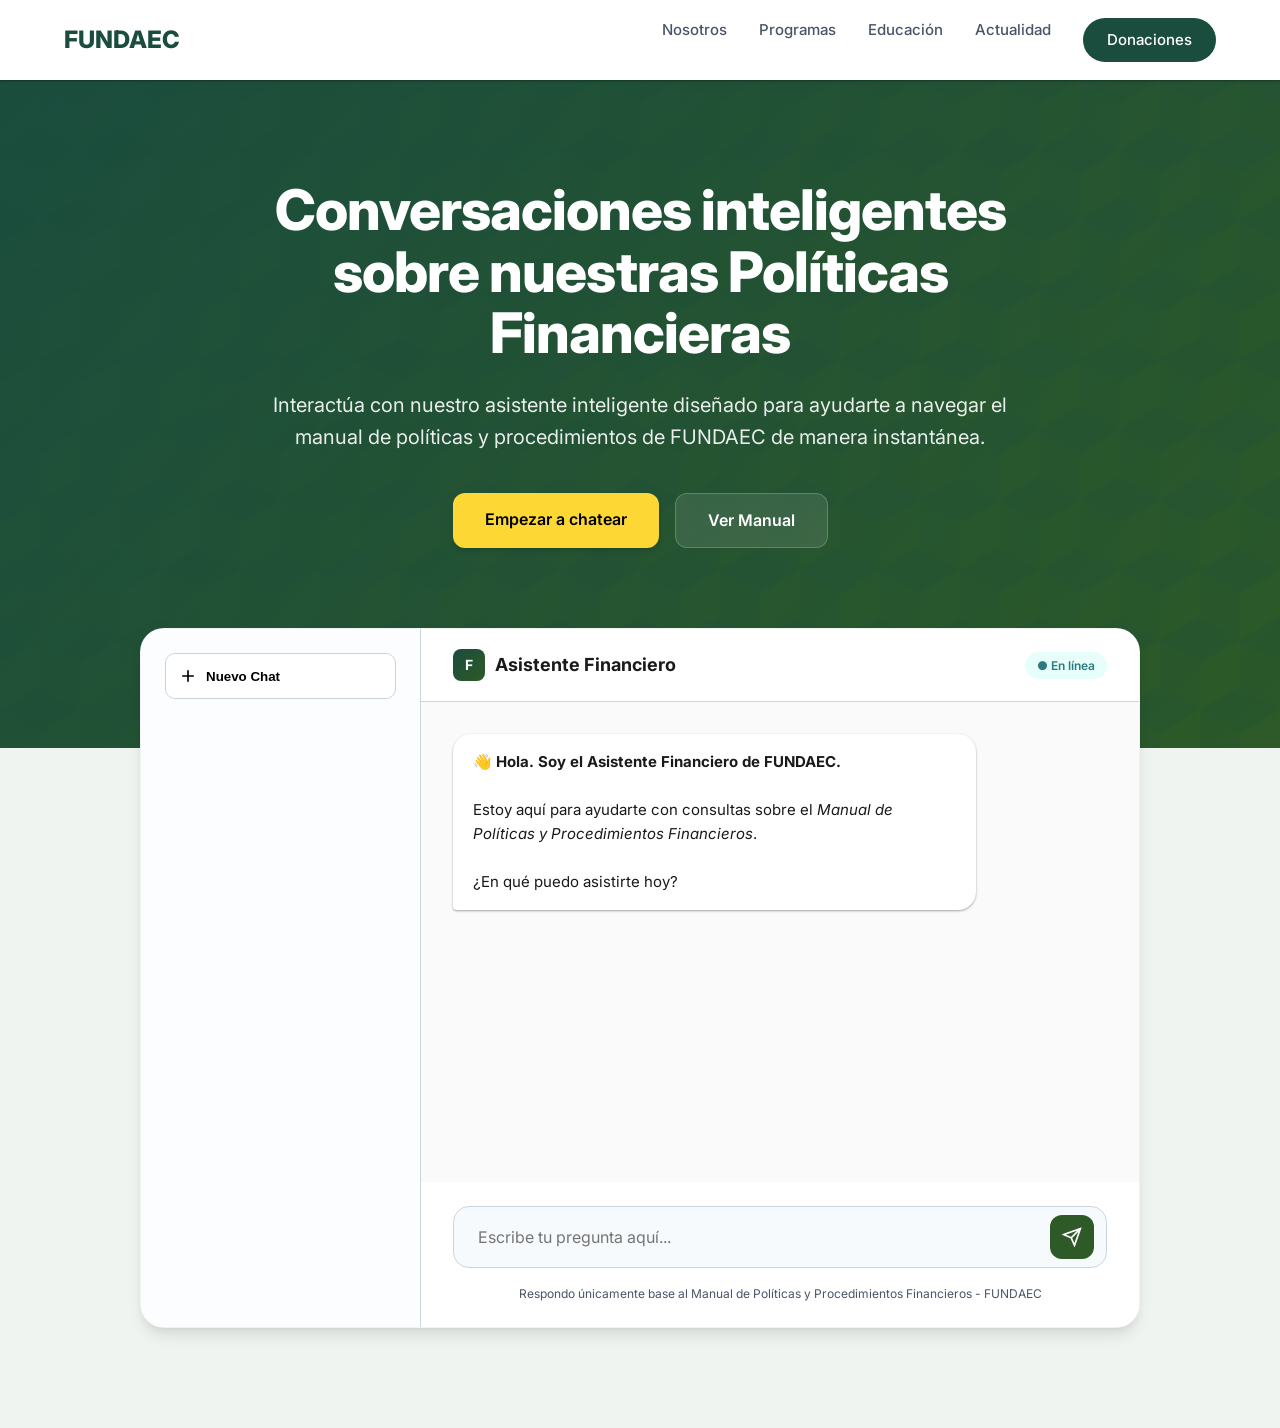
<file: Documents/Nabil/Codelab Institute/Antigravity/Asistente Politicas financieras FUNDAEC/src/index.html>
<!DOCTYPE html>
<html lang="es">

<head>
    <meta charset="UTF-8">
    <meta name="viewport" content="width=device-width, initial-scale=1.0">
    <title>Asistente Financiero FUNDAEC</title>
    <link rel="stylesheet" href="styles.css">
    <link rel="preconnect" href="https://fonts.googleapis.com">
    <link rel="preconnect" href="https://fonts.gstatic.com" crossorigin>
    <link href="https://fonts.googleapis.com/css2?family=Inter:wght@300;400;500;600&display=swap" rel="stylesheet">
</head>

<body>
    <div class="landing-wrapper">
        <header class="navbar">
            <nav class="nav-content">
                <a href="#" class="nav-brand">
                    FUNDAEC
                </a>
                <div class="nav-links">
                    <a href="#">Nosotros</a>
                    <a href="#">Programas</a>
                    <a href="#">Educación</a>
                    <a href="#">Actualidad</a>
                    <a href="#" class="nav-cta">Donaciones</a>
                </div>
            </nav>
        </header>

        <section class="hero">
            <div class="hero-content">
                <h1>Conversaciones inteligentes sobre nuestras Políticas Financieras</h1>
                <p>Interactúa con nuestro asistente inteligente diseñado para ayudarte a navegar el manual de políticas
                    y procedimientos de FUNDAEC de manera instantánea.</p>
                <div class="hero-btns">
                    <a href="#chat" class="btn btn-primary">Empezar a chatear</a>
                    <a href="#" class="btn btn-secondary">Ver Manual</a>
                </div>
            </div>
        </section>

        <section class="app-section" id="chat">
            <div class="app-container">
                <aside class="chat-sidebar">
                    <div class="sidebar-header">
                        <button class="new-chat-btn">
                            <svg width="20" height="20" viewBox="0 0 24 24" fill="none" stroke="currentColor"
                                stroke-width="2">
                                <line x1="12" y1="5" x2="12" y2="19"></line>
                                <line x1="5" y1="12" x2="19" y2="12"></line>
                            </svg>
                            Nuevo Chat
                        </button>
                    </div>
                </aside>

                <main class="chat-view">
                    <header class="chat-header">
                        <div class="header-title">
                            <div class="avatar">F</div>
                            Asistente Financiero
                        </div>
                        <span class="status-online">● En línea</span>
                    </header>

                    <div class="chat-area" id="messagelist">
                        <div class="message bot-message">
                            <div class="message-content">
                                👋 <b>Hola. Soy el Asistente Financiero de FUNDAEC.</b><br><br>
                                Estoy aquí para ayudarte con consultas sobre el <i>Manual de Políticas y Procedimientos
                                    Financieros</i>.<br><br>
                                ¿En qué puedo asistirte hoy?
                            </div>
                        </div>
                    </div>

                    <footer class="input-area">
                        <form id="chat-form">
                            <div class="input-wrapper">
                                <input type="text" id="user-input" placeholder="Escribe tu pregunta aquí..."
                                    autocomplete="off">
                                <button type="submit" id="send-btn">
                                    <svg width="20" height="20" viewBox="0 0 24 24" fill="none" stroke="currentColor"
                                        stroke-width="2">
                                        <line x1="22" y1="2" x2="11" y2="13"></line>
                                        <polygon points="22 2 15 22 11 13 2 9 22 2"></polygon>
                                    </svg>
                                </button>
                            </div>
                        </form>
                        <p class="disclaimer">Respondo únicamente base al Manual de Políticas y Procedimientos
                            Financieros - FUNDAEC</p>
                    </footer>
                </main>
            </div>
        </section>
    </div>

    <script src="data.js"></script>
    <script src="app.js"></script>
</body>

</html>
</file>
<file: Documents/Nabil/Codelab Institute/Antigravity/Asistente Politicas financieras FUNDAEC/src/styles.css>
:root {
    /* FUNDAEC Color Palette */
    --fundaec-green-dark: #1b4d3e;
    --fundaec-green: #2d5a27;
    --fundaec-green-light: #7cb342;
    --fundaec-yellow: #fdd835;

    /* Layout Colors */
    --primary-color: var(--fundaec-green);
    --primary-gradient: linear-gradient(135deg, var(--fundaec-green-dark) 0%, var(--fundaec-green) 100%);
    --bg-color: #f0f4f0;
    --chat-bg: #ffffff;
    --text-primary: #1a1a1a;
    --text-secondary: #4a5568;
    --border-color: #cbd5e0;
    --bot-msg-bg: #f7fafc;
    --user-msg-bg: #e2f0d9;
    --user-msg-text: #1a1a1a;

    --shadow-sm: 0 1px 3px rgba(0, 0, 0, 0.12), 0 1px 2px rgba(0, 0, 0, 0.24);
    --shadow-md: 0 4px 6px -1px rgba(0, 0, 0, 0.1), 0 2px 4px -1px rgba(0, 0, 0, 0.06);
    --shadow-lg: 0 10px 15px -3px rgba(0, 0, 0, 0.1), 0 4px 6px -2px rgba(0, 0, 0, 0.05);

    --font-family: 'Inter', system-ui, -apple-system, sans-serif;
    --container-max-width: 1200px;
}

* {
    box-sizing: border-box;
    margin: 0;
    padding: 0;
}

body {
    font-family: var(--font-family);
    background-color: var(--bg-color);
    color: var(--text-primary);
    line-height: 1.6;
    overflow-x: hidden;
}

/* Landing Page Structure */
.landing-wrapper {
    min-height: 100vh;
    display: flex;
    flex-direction: column;
}

/* Navbar */
.navbar {
    height: 80px;
    background: white;
    display: flex;
    align-items: center;
    justify-content: center;
    position: sticky;
    top: 0;
    z-index: 1000;
    box-shadow: var(--shadow-sm);
}

.nav-content {
    width: 100%;
    max-width: var(--container-max-width);
    padding: 0 24px;
    display: flex;
    justify-content: space-between;
    align-items: center;
}

.nav-brand {
    display: flex;
    align-items: center;
    gap: 12px;
    font-weight: 800;
    font-size: 24px;
    color: var(--fundaec-green-dark);
    text-decoration: none;
}

.nav-brand img {
    height: 40px;
}

.nav-links {
    display: flex;
    gap: 32px;
}

.nav-links a {
    text-decoration: none;
    color: var(--text-secondary);
    font-weight: 500;
    font-size: 15px;
    transition: color 0.2s;
}

.nav-links a:hover {
    color: var(--fundaec-green);
}

.nav-cta {
    background: var(--fundaec-green-dark);
    color: white !important;
    padding: 10px 24px;
    border-radius: 50px;
    font-weight: 600;
}

/* Hero Section */
.hero {
    background: var(--primary-gradient);
    color: white;
    padding: 100px 24px 200px;
    text-align: center;
    position: relative;
    overflow: hidden;
}

/* Background Pattern */
.hero::before {
    content: "";
    position: absolute;
    top: 0;
    left: 0;
    right: 0;
    bottom: 0;
    background-image: linear-gradient(30deg, var(--fundaec-green-dark) 12%, transparent 12.5%, transparent 87%, var(--fundaec-green-dark) 87.5%, var(--fundaec-green-dark)),
        linear-gradient(150deg, var(--fundaec-green-dark) 12%, transparent 12.5%, transparent 87%, var(--fundaec-green-dark) 87.5%, var(--fundaec-green-dark)),
        linear-gradient(30deg, var(--fundaec-green-dark) 12%, transparent 12.5%, transparent 87%, var(--fundaec-green-dark) 87.5%, var(--fundaec-green-dark)),
        linear-gradient(150deg, var(--fundaec-green-dark) 12%, transparent 12.5%, transparent 87%, var(--fundaec-green-dark) 87.5%, var(--fundaec-green-dark)),
        linear-gradient(60deg, #1b4d3e77 25%, transparent 25.5%, transparent 75%, #1b4d3e77 75%, #1b4d3e77),
        linear-gradient(60deg, #1b4d3e77 25%, transparent 25.5%, transparent 75%, #1b4d3e77 75%, #1b4d3e77);
    background-size: 80px 140px;
    background-position: 0 0, 0 0, 40px 70px, 40px 70px, 0 0, 40px 70px;
    opacity: 0.2;
    z-index: 1;
}

.hero-content {
    position: relative;
    z-index: 2;
    max-width: 800px;
    margin: 0 auto;
}

.hero h1 {
    font-size: 56px;
    font-weight: 800;
    line-height: 1.1;
    margin-bottom: 24px;
    letter-spacing: -1px;
}

.hero p {
    font-size: 20px;
    opacity: 0.9;
    margin-bottom: 40px;
}

.hero-btns {
    display: flex;
    gap: 16px;
    justify-content: center;
}

.btn {
    padding: 14px 32px;
    border-radius: 12px;
    font-weight: 600;
    text-decoration: none;
    transition: transform 0.2s, box-shadow 0.2s;
    cursor: pointer;
    border: none;
}

.btn:hover {
    transform: translateY(-2px);
}

.btn-primary {
    background: var(--fundaec-yellow);
    color: #000;
    box-shadow: var(--shadow-md);
}

.btn-secondary {
    background: rgba(255, 255, 255, 0.1);
    color: white;
    backdrop-filter: blur(10px);
    border: 1px solid rgba(255, 255, 255, 0.2);
}

/* Chat Section */
.app-section {
    margin-top: -120px;
    padding: 0 24px 100px;
    position: relative;
    z-index: 10;
}

.app-container {
    width: 100%;
    max-width: 1000px;
    margin: 0 auto;
    height: 700px;
    background: white;
    border-radius: 24px;
    box-shadow: var(--shadow-lg);
    display: flex;
    overflow: hidden;
    border: 1px solid rgba(0, 0, 0, 0.05);
}

/* Sidebar */
.chat-sidebar {
    width: 280px;
    background: #fcfdfe;
    border-right: 1px solid var(--border-color);
    display: flex;
    flex-direction: column;
}

@media (max-width: 768px) {
    .chat-sidebar {
        display: none;
    }
}

.sidebar-header {
    padding: 24px;
}

.new-chat-btn {
    width: 100%;
    padding: 12px;
    background: white;
    border: 1px solid var(--border-color);
    border-radius: 10px;
    display: flex;
    align-items: center;
    gap: 8px;
    font-weight: 600;
    cursor: pointer;
    transition: all 0.2s;
}

.new-chat-btn:hover {
    background: #f7fafc;
}

/* Chat Main View */
.chat-view {
    flex: 1;
    display: flex;
    flex-direction: column;
    background: white;
}

.chat-header {
    padding: 20px 32px;
    border-bottom: 1px solid var(--border-color);
    display: flex;
    justify-content: space-between;
    align-items: center;
}

.header-title {
    font-weight: 700;
    font-size: 18px;
    display: flex;
    align-items: center;
    gap: 10px;
}

.status-online {
    padding: 4px 12px;
    background: #e6fffa;
    color: #2c7a7b;
    border-radius: 20px;
    font-size: 12px;
    font-weight: 600;
}

/* Messages Area */
.chat-area {
    flex: 1;
    padding: 32px;
    overflow-y: auto;
    display: flex;
    flex-direction: column;
    gap: 24px;
    background: #fafafa;
}

.message {
    max-width: 80%;
    display: flex;
    flex-direction: column;
    gap: 8px;
}

.bot-message {
    align-self: flex-start;
}

.user-message {
    align-self: flex-end;
}

.avatar {
    width: 32px;
    height: 32px;
    border-radius: 8px;
    background: var(--primary-gradient);
    display: flex;
    align-items: center;
    justify-content: center;
    color: white;
    font-weight: bold;
    font-size: 14px;
}

.message-content {
    padding: 16px 20px;
    border-radius: 18px;
    font-size: 15px;
    line-height: 1.6;
    box-shadow: var(--shadow-sm);
}

.bot-message .message-content {
    background: white;
    color: var(--text-primary);
    border-bottom-left-radius: 4px;
}

.user-message .message-content {
    background: var(--fundaec-green-dark);
    color: white;
    border-bottom-right-radius: 4px;
}

/* Input Area */
.input-area {
    padding: 24px 32px;
    background: white;
}

.input-wrapper {
    background: #f7fafc;
    border: 1px solid var(--border-color);
    border-radius: 16px;
    padding: 8px 12px;
    display: flex;
    align-items: center;
    gap: 12px;
    transition: border-color 0.2s, box-shadow 0.2s;
}

.input-wrapper:focus-within {
    border-color: var(--fundaec-green);
    box-shadow: 0 0 0 3px rgba(45, 90, 39, 0.1);
}

#user-input {
    flex: 1;
    border: none;
    background: transparent;
    padding: 12px;
    font-size: 16px;
    outline: none;
    font-family: inherit;
}

#send-btn {
    width: 44px;
    height: 44px;
    border: none;
    background: var(--fundaec-green);
    color: white;
    border-radius: 12px;
    display: flex;
    align-items: center;
    justify-content: center;
    cursor: pointer;
    transition: background 0.2s;
}

#send-btn:hover {
    background: var(--fundaec-green-dark);
}

.disclaimer {
    text-align: center;
    font-size: 12px;
    color: var(--text-secondary);
    margin-top: 16px;
}

/* Responsive */
@media (max-width: 768px) {
    .hero h1 {
        font-size: 40px;
    }

    .hero p {
        font-size: 18px;
    }

    .app-section {
        margin-top: -80px;
    }

    .app-container {
        height: 600px;
        border-radius: 0;
    }

    .nav-links {
        display: none;
    }
}
</file>
